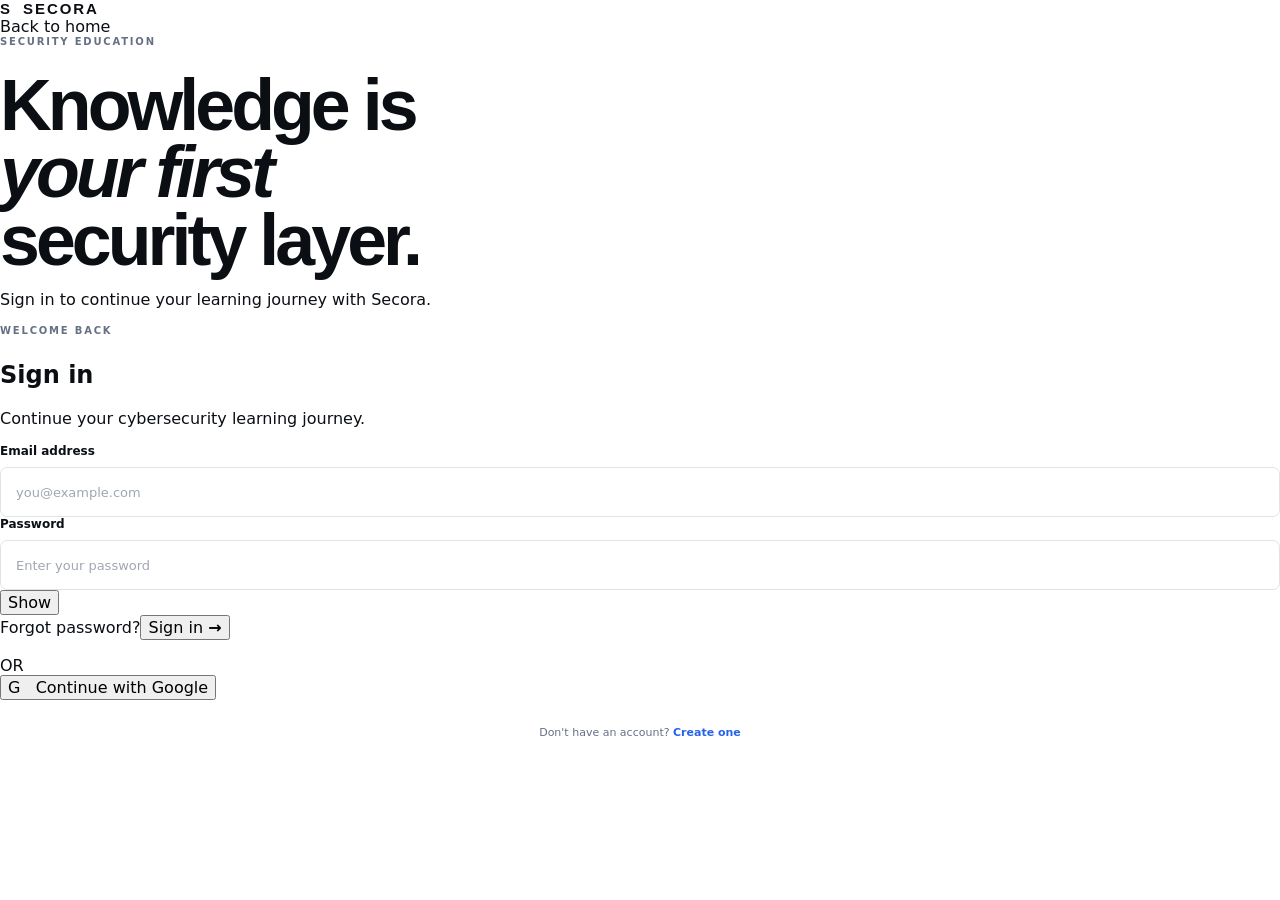
<file: login.html>
<!doctype html>
<html lang="en"><head><meta charset="utf-8"><meta name="viewport" content="width=device-width,initial-scale=1"><title>Secora — Sign in</title><link rel="stylesheet" href="styles.css"></head>
<body class="login-page">
<header class="nav"><a class="brand" href="index.html"><span class="mark">S</span><span>SECORA</span></a><a class="signin" href="index.html">Back to home</a></header>
<main class="login-grid"><section class="login-brand"><p class="kicker">SECURITY EDUCATION</p><h1>Knowledge is<br><i>your first</i><br>security layer.</h1><p>Sign in to continue your learning journey with Secora.</p></section>
<section class="login-form"><p class="kicker">WELCOME BACK</p><h2>Sign in</h2><p class="sub">Continue your cybersecurity learning journey.</p><form id="loginForm"><label>Email address</label><input id="email" type="email" placeholder="you@example.com" required><label>Password</label><div class="pw"><input id="password" type="password" placeholder="Enter your password" required><button type="button" id="toggle">Show</button></div><a class="forgot" href="#">Forgot password?</a><button class="btn dark submit" type="submit">Sign in <b>→</b></button><p id="status" class="status"></p></form><div class="or">OR</div><button class="google">G&nbsp;&nbsp; Continue with Google</button><p class="signup">Don't have an account? <a href="#">Create one</a></p></section></main></body></html>
</file>
<file: styles.css>
:root{
  --ink:#0b0f14;
  --muted:#667085;
  --line:#e7e9ed;
  --surface:#ffffff;
  --soft:#f7f8fa;
  --accent:#2563eb;
  --accent-dark:#1d4ed8;
}
*{box-sizing:border-box}
html{scroll-behavior:smooth}
body{
  margin:0;
  min-height:100vh;
  background:var(--surface);
  color:var(--ink);
  font-family:Inter,system-ui,sans-serif;
  -webkit-font-smoothing:antialiased;
}
a{color:inherit;text-decoration:none}
button,input{font:inherit}
.site-header{
  height:76px;
  padding:0 5vw;
  display:flex;
  align-items:center;
  justify-content:space-between;
  border-bottom:1px solid var(--line);
}
.brand{display:flex;align-items:center;gap:11px;font:700 15px "Space Grotesk",sans-serif;letter-spacing:.13em}
.brand-mark{
  width:27px;height:27px;border:1.5px solid var(--ink);
  display:grid;place-items:center;font:600 13px "Space Grotesk",sans-serif;
}
.header-nav{display:flex;gap:30px;font-size:13px;color:#4b5563}
.header-nav a:hover{color:var(--ink)}
.login-shell{
  min-height:calc(100vh - 126px);
  display:grid;
  grid-template-columns:minmax(420px,1fr) minmax(460px,1fr);
}
.brand-panel{
  position:relative;overflow:hidden;
  background:#f4f5f7;
  border-right:1px solid var(--line);
  min-height:700px;
}
.panel-grid{
  position:absolute;inset:0;
  background-image:
    linear-gradient(rgba(11,15,20,.055) 1px,transparent 1px),
    linear-gradient(90deg,rgba(11,15,20,.055) 1px,transparent 1px);
  background-size:56px 56px;
  mask-image:linear-gradient(to bottom,rgba(0,0,0,.8),transparent 78%);
}
.panel-grid:after{
  content:"";
  position:absolute;
  width:560px;height:560px;
  right:-210px;top:50%;
  transform:translateY(-50%);
  border:1px solid rgba(37,99,235,.16);
  border-radius:50%;
  box-shadow:0 0 0 70px rgba(37,99,235,.025),0 0 0 140px rgba(37,99,235,.018);
}
.panel-content{
  position:relative;z-index:1;
  max-width:650px;
  padding:10.5vh 8vw 8vh 9vw;
}
.eyebrow,.kicker{
  margin:0 0 25px;
  font-size:10px;font-weight:700;letter-spacing:.18em;color:#667085;
}
.eyebrow{display:flex;align-items:center;gap:10px}
.eyebrow span{width:7px;height:7px;border-radius:50%;background:var(--accent)}
h1{
  margin:0;
  font:600 clamp(52px,5.6vw,88px)/.94 "Space Grotesk",sans-serif;
  letter-spacing:-.055em;
}
h1 em{font-style:normal;color:var(--accent)}
.panel-content>p{
  max-width:475px;margin:34px 0 48px;
  color:#596273;font-size:15px;line-height:1.75;
}
.principles{border-top:1px solid #dfe2e6;max-width:470px}
.principles div{
  display:flex;gap:20px;align-items:center;
  padding:16px 0;border-bottom:1px solid #dfe2e6;
  font-size:12px;
}
.principles strong{font:600 11px "Space Grotesk";color:#8a93a1}
.panel-foot{
  position:absolute;bottom:28px;left:9vw;
  font:600 9px "Space Grotesk";letter-spacing:.16em;color:#8a93a1;
}
.form-panel{display:flex;align-items:center;justify-content:center;padding:70px 7vw}
.form-wrap{width:min(420px,100%)}
.mobile-brand{display:none}
.form-heading{margin-bottom:34px}
.form-heading .kicker{margin-bottom:11px;color:var(--accent)}
.form-heading h2{
  margin:0 0 9px;
  font:600 43px/1 "Space Grotesk",sans-serif;
  letter-spacing:-.04em;
}
.form-heading>p:last-child{margin:0;color:var(--muted);font-size:13px;line-height:1.6}
form label,.label-row label{display:block;margin-bottom:9px;font-size:12px;font-weight:600}
.label-row{display:flex;justify-content:space-between;align-items:center;margin-top:20px}
.label-row a{font-size:11px;color:var(--accent);font-weight:600}
.input-wrap{position:relative}
input{
  width:100%;height:50px;border:1px solid #dfe3e8;border-radius:7px;
  padding:0 15px;background:#fff;color:var(--ink);outline:none;font-size:13px;
  transition:border-color .2s,box-shadow .2s;
}
input::placeholder{color:#a0a7b2}
input:focus{border-color:#8eb0f5;box-shadow:0 0 0 4px rgba(37,99,235,.08)}
.password-wrap input{padding-right:60px}
.password-toggle{
  position:absolute;right:10px;top:50%;transform:translateY(-50%);
  border:0;background:none;color:#667085;font-size:11px;font-weight:600;cursor:pointer;padding:6px;
}
.error{height:0;margin:0;color:#c62828;font-size:11px;overflow:hidden}
.error.show{height:auto;margin-top:7px}
.primary-btn,.google-btn{
  width:100%;height:50px;border-radius:7px;cursor:pointer;
}
.primary-btn{
  margin-top:24px;border:1px solid var(--ink);background:var(--ink);color:#fff;
  display:flex;align-items:center;justify-content:space-between;padding:0 17px;
  font-size:12px;font-weight:600;transition:transform .15s,background .2s;
}
.primary-btn:hover{background:#1b2027;transform:translateY(-1px)}
.primary-btn:active{transform:translateY(0)}
.form-status{min-height:17px;margin:10px 0 0;text-align:center;font-size:11px;color:#4b5563}
.divider{display:flex;align-items:center;gap:12px;margin:25px 0;color:#a1a8b3;font-size:9px;font-weight:600;letter-spacing:.14em}
.divider:before,.divider:after{content:"";height:1px;flex:1;background:var(--line)}
.google-btn{
  background:#fff;border:1px solid #dfe3e8;color:#20242a;
  display:flex;align-items:center;justify-content:center;gap:11px;font-size:12px;font-weight:600;
  transition:border-color .2s,background .2s;
}
.google-btn:hover{background:#fafafa;border-color:#cbd0d7}
.google-icon{font:700 16px Arial;color:#4285f4}
.signup{text-align:center;color:#667085;font-size:11px;margin:26px 0 0}
.signup a{color:var(--accent);font-weight:700}
.security-note{
  margin:44px 0 0;text-align:center;color:#9aa2ad;font-size:9px;line-height:1.6;
}
.security-note span{color:#22a06b;font-size:7px;vertical-align:1px;margin-right:5px}
.site-footer{
  height:50px;padding:0 5vw;display:flex;align-items:center;justify-content:space-between;
  color:#9aa2ad;font-size:9px;border-top:1px solid var(--line);
}
@media(max-width:900px){
  .header-nav{display:none}
  .site-header{height:68px}
  .login-shell{display:block;min-height:calc(100vh - 118px)}
  .brand-panel{display:none}
  .form-panel{min-height:calc(100vh - 118px);padding:55px 24px}
  .mobile-brand{display:block;margin-bottom:55px;font:700 14px "Space Grotesk";letter-spacing:.14em}
  .site-footer{font-size:8px}
}
@media(max-width:480px){
  .form-panel{padding:40px 22px}
  .mobile-brand{margin-bottom:48px}
  .form-heading h2{font-size:38px}
  .site-footer span:last-child{display:none}
}
</file>
